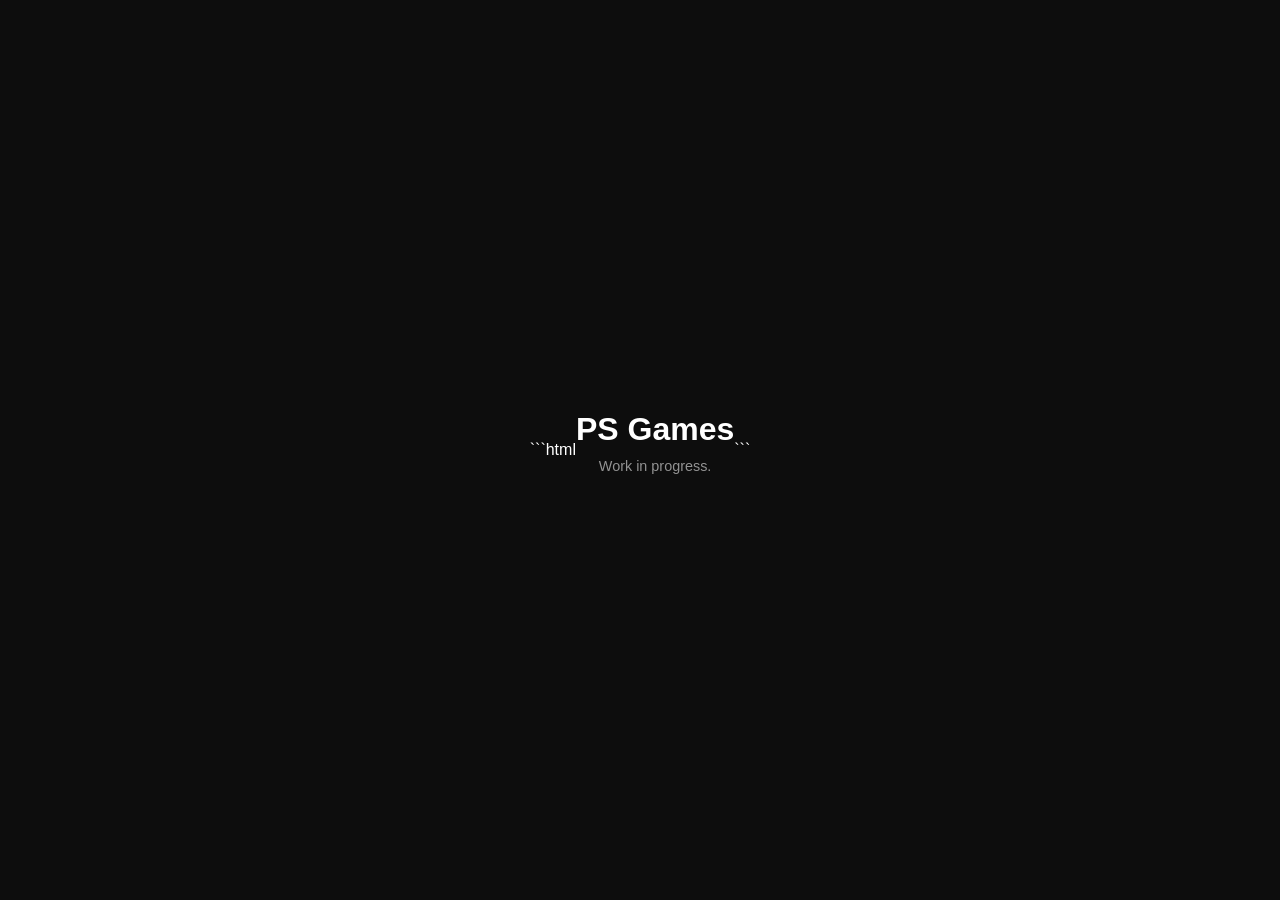
<file: index.html>
```html
<!DOCTYPE html>
<html lang="en">
<head>
  <meta charset="UTF-8" />
  <meta name="viewport" content="width=device-width, initial-scale=1.0" />

  <title>PS Games</title>

  <style>
    body {
      margin: 0;
      min-height: 100vh;
      display: flex;
      align-items: center;
      justify-content: center;

      background: #0d0d0d;
      color: #ffffff;

      font-family: Arial, Helvetica, sans-serif;
    }

    .content {
      text-align: center;
    }

    h1 {
      margin: 0;
      font-size: 2rem;
      font-weight: 600;
    }

    p {
      margin-top: 10px;
      font-size: 0.9rem;
      opacity: 0.55;
    }
  </style>
</head>

<body>

  <div class="content">
    <h1>PS Games</h1>
    <p>Work in progress.</p>
  </div>

</body>
</html>
```
</file>
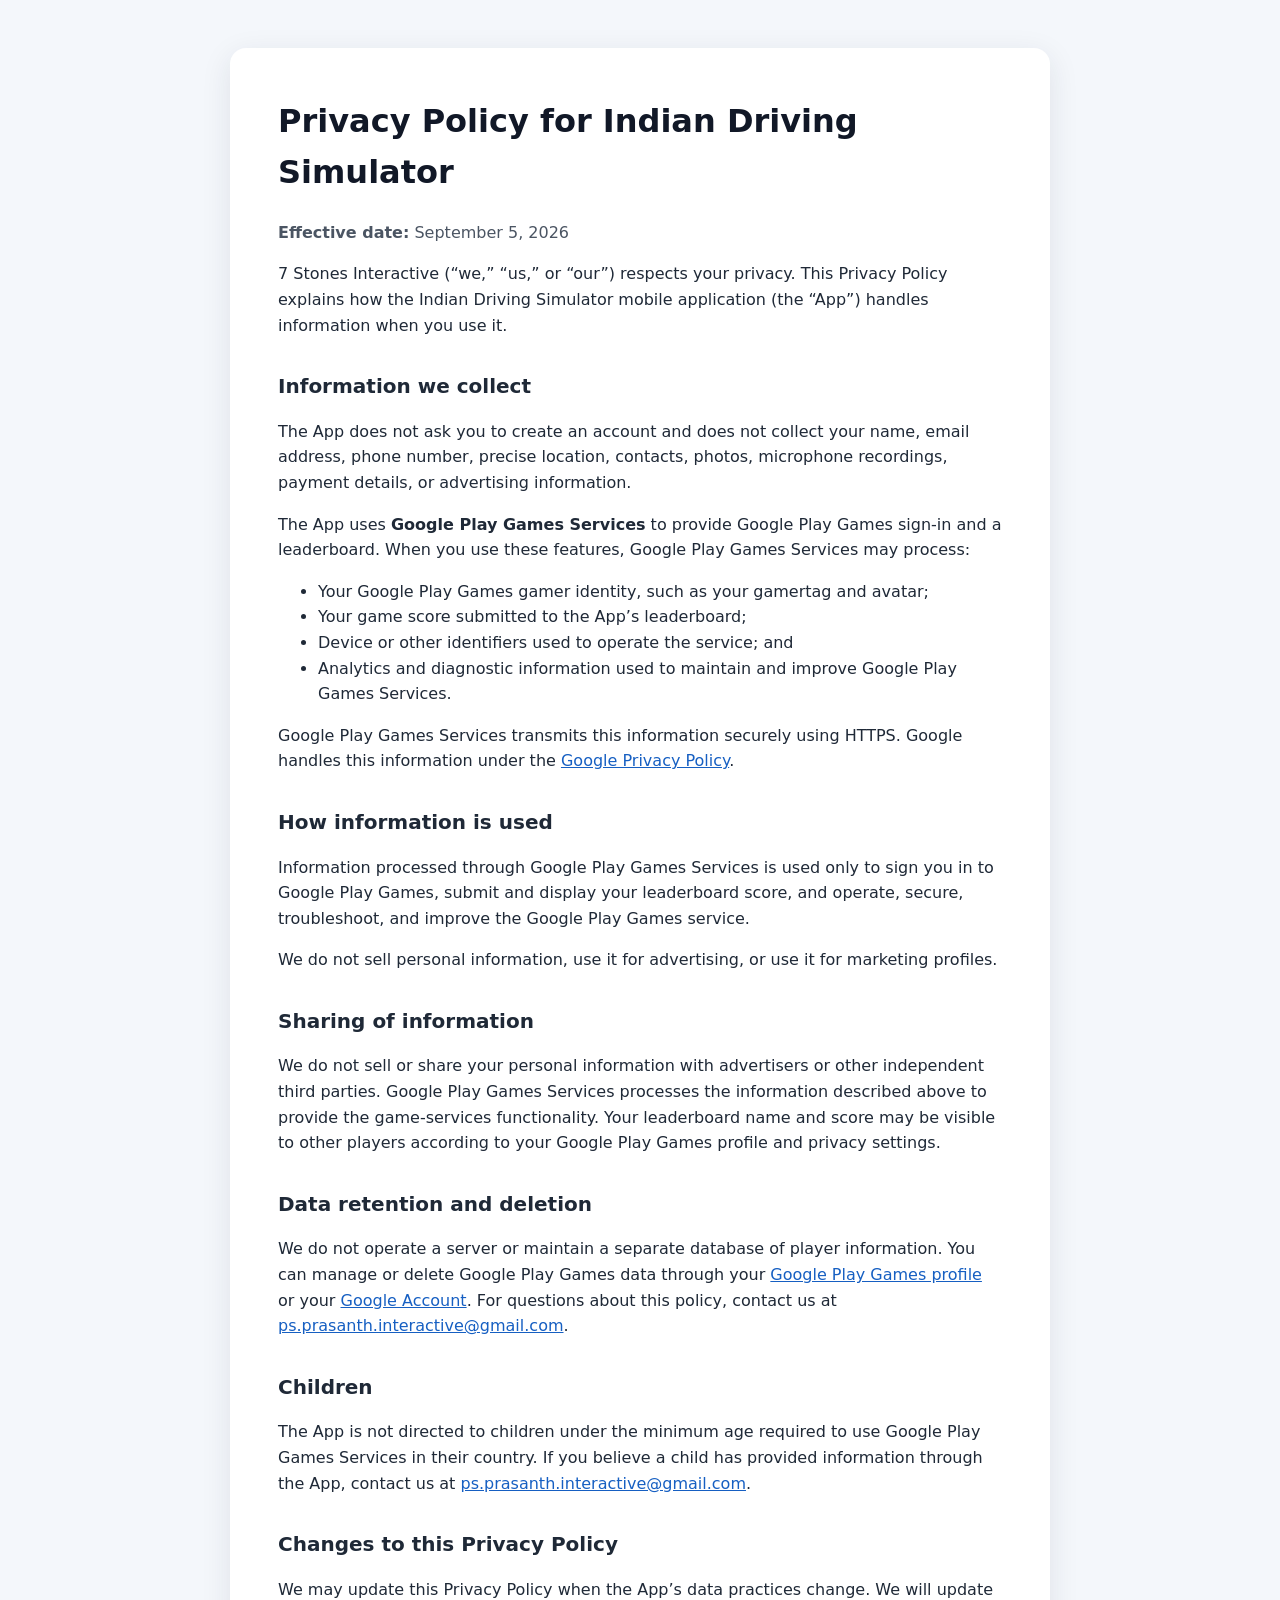
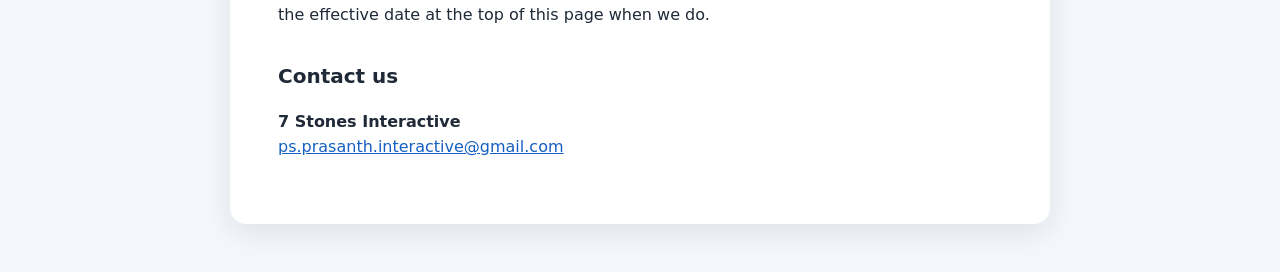
<file: privacy/index.html>
<!doctype html>
<html lang="en">
<head>
  <meta charset="utf-8">
  <meta name="viewport" content="width=device-width, initial-scale=1">
  <meta name="description" content="Privacy Policy for Indian Driving Simulator by 7 Stones Interactive.">
  <title>Privacy Policy | Indian Driving Simulator</title>
  <style>
    :root { color-scheme: light dark; }
    body { margin: 0; font: 16px/1.6 system-ui, -apple-system, "Segoe UI", sans-serif; color: #1f2937; background: #f4f7fb; }
    main { box-sizing: border-box; max-width: 820px; margin: 48px auto; padding: 48px; background: #fff; border-radius: 16px; box-shadow: 0 8px 30px rgb(31 41 55 / 10%); }
    h1 { margin-top: 0; color: #111827; }
    h2 { margin-top: 2rem; color: #1f2937; font-size: 1.25rem; }
    a { color: #165fc2; }
    .effective { color: #4b5563; }
    @media (max-width: 650px) { main { margin: 0; padding: 28px 20px; border-radius: 0; } }
    @media (prefers-color-scheme: dark) { body { color: #e5e7eb; background: #111827; } main { background: #1f2937; box-shadow: none; } h1, h2 { color: #fff; } .effective { color: #d1d5db; } a { color: #93c5fd; } }
  </style>
</head>
<body>
  <main>
    <h1>Privacy Policy for Indian Driving Simulator</h1>
    <p class="effective"><strong>Effective date:</strong> September 5, 2026</p>

    <p>7 Stones Interactive (&ldquo;we,&rdquo; &ldquo;us,&rdquo; or &ldquo;our&rdquo;) respects your privacy. This Privacy Policy explains how the Indian Driving Simulator mobile application (the &ldquo;App&rdquo;) handles information when you use it.</p>

    <h2>Information we collect</h2>
    <p>The App does not ask you to create an account and does not collect your name, email address, phone number, precise location, contacts, photos, microphone recordings, payment details, or advertising information.</p>
    <p>The App uses <strong>Google Play Games Services</strong> to provide Google Play Games sign-in and a leaderboard. When you use these features, Google Play Games Services may process:</p>
    <ul>
      <li>Your Google Play Games gamer identity, such as your gamertag and avatar;</li>
      <li>Your game score submitted to the App&rsquo;s leaderboard;</li>
      <li>Device or other identifiers used to operate the service; and</li>
      <li>Analytics and diagnostic information used to maintain and improve Google Play Games Services.</li>
    </ul>
    <p>Google Play Games Services transmits this information securely using HTTPS. Google handles this information under the <a href="https://policies.google.com/privacy">Google Privacy Policy</a>.</p>

    <h2>How information is used</h2>
    <p>Information processed through Google Play Games Services is used only to sign you in to Google Play Games, submit and display your leaderboard score, and operate, secure, troubleshoot, and improve the Google Play Games service.</p>
    <p>We do not sell personal information, use it for advertising, or use it for marketing profiles.</p>

    <h2>Sharing of information</h2>
    <p>We do not sell or share your personal information with advertisers or other independent third parties. Google Play Games Services processes the information described above to provide the game-services functionality. Your leaderboard name and score may be visible to other players according to your Google Play Games profile and privacy settings.</p>

    <h2>Data retention and deletion</h2>
    <p>We do not operate a server or maintain a separate database of player information. You can manage or delete Google Play Games data through your <a href="https://play.google.com/games">Google Play Games profile</a> or your <a href="https://myaccount.google.com/">Google Account</a>. For questions about this policy, contact us at <a href="mailto:ps.prasanth.interactive@gmail.com">ps.prasanth.interactive@gmail.com</a>.</p>

    <h2>Children</h2>
    <p>The App is not directed to children under the minimum age required to use Google Play Games Services in their country. If you believe a child has provided information through the App, contact us at <a href="mailto:ps.prasanth.interactive@gmail.com">ps.prasanth.interactive@gmail.com</a>.</p>

    <h2>Changes to this Privacy Policy</h2>
    <p>We may update this Privacy Policy when the App&rsquo;s data practices change. We will update the effective date at the top of this page when we do.</p>

    <h2>Contact us</h2>
    <p><strong>7 Stones Interactive</strong><br><a href="mailto:ps.prasanth.interactive@gmail.com">ps.prasanth.interactive@gmail.com</a></p>
  </main>
</body>
</html>
</file>
